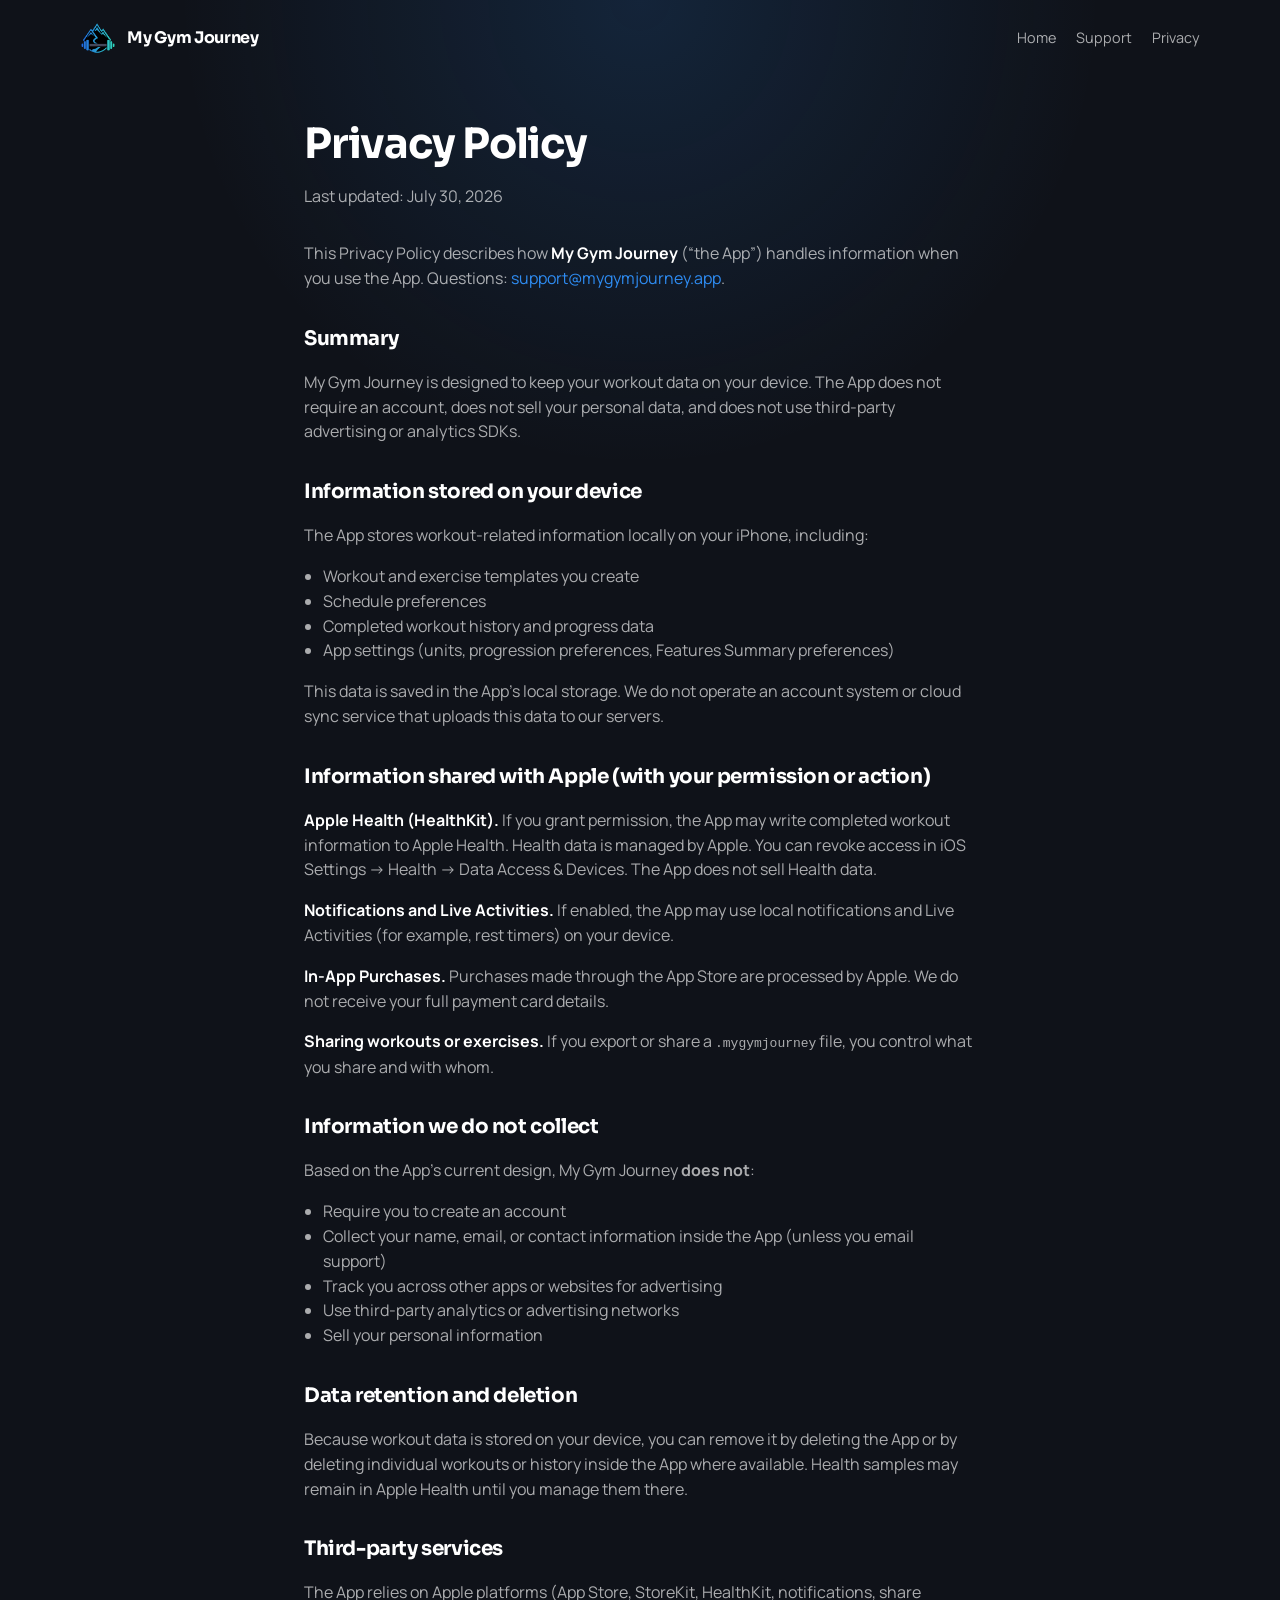
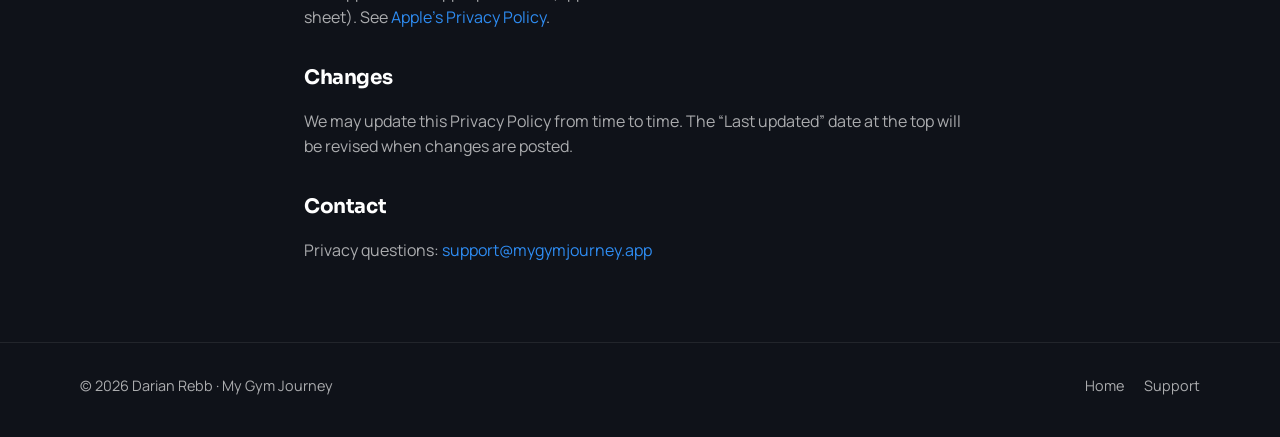
<file: privacy.html>
<!DOCTYPE html>
<html lang="en">
  <head>
    <meta charset="utf-8" />
    <meta name="viewport" content="width=device-width, initial-scale=1" />
    <title>Privacy Policy — My Gym Journey</title>
    <meta name="description" content="Privacy Policy for My Gym Journey." />
    <link rel="icon" href="assets/favicon-32.png?v=3" type="image/png" sizes="32x32" />
    <link rel="icon" href="assets/favicon-48.png?v=3" type="image/png" sizes="48x48" />
    <link rel="apple-touch-icon" href="assets/logo-512.png" />
    <link rel="preconnect" href="https://fonts.googleapis.com" />
    <link rel="preconnect" href="https://fonts.gstatic.com" crossorigin />
    <link
      href="https://fonts.googleapis.com/css2?family=Manrope:wght@400;500;600&family=Sora:wght@600;700&display=swap"
      rel="stylesheet"
    />
    <link rel="stylesheet" href="styles.css" />
  </head>
  <body>
    <header class="site-header">
      <div class="container">
        <a class="brand" href="index.html">
          <img src="assets/logo.png" width="36" height="36" alt="" />
          My Gym Journey
        </a>
        <nav class="nav" aria-label="Primary">
          <a href="index.html">Home</a>
          <a href="support.html">Support</a>
          <a href="privacy.html">Privacy</a>
        </nav>
      </div>
    </header>

    <main class="page">
      <div class="container prose">
        <h1>Privacy Policy</h1>
        <p class="lede">Last updated: July 30, 2026</p>

        <p>
          This Privacy Policy describes how <strong>My Gym Journey</strong> (“the App”) handles
          information when you use the App. Questions:
          <a data-support-email href="mailto:support@mygymjourney.app">support@mygymjourney.app</a>.
        </p>

        <h2>Summary</h2>
        <p>
          My Gym Journey is designed to keep your workout data on your device. The App does not
          require an account, does not sell your personal data, and does not use third-party
          advertising or analytics SDKs.
        </p>

        <h2>Information stored on your device</h2>
        <p>The App stores workout-related information locally on your iPhone, including:</p>
        <ul>
          <li>Workout and exercise templates you create</li>
          <li>Schedule preferences</li>
          <li>Completed workout history and progress data</li>
          <li>App settings (units, progression preferences, Features Summary preferences)</li>
        </ul>
        <p>
          This data is saved in the App’s local storage. We do not operate an account system or cloud
          sync service that uploads this data to our servers.
        </p>

        <h2>Information shared with Apple (with your permission or action)</h2>
        <p><strong>Apple Health (HealthKit).</strong> If you grant permission, the App may write
          completed workout information to Apple Health. Health data is managed by Apple. You can
          revoke access in iOS Settings → Health → Data Access &amp; Devices. The App does not sell
          Health data.</p>
        <p><strong>Notifications and Live Activities.</strong> If enabled, the App may use local
          notifications and Live Activities (for example, rest timers) on your device.</p>
        <p><strong>In-App Purchases.</strong> Purchases made through the App Store are processed by
          Apple. We do not receive your full payment card details.</p>
        <p><strong>Sharing workouts or exercises.</strong> If you export or share a
          <code>.mygymjourney</code> file, you control what you share and with whom.</p>

        <h2>Information we do not collect</h2>
        <p>Based on the App’s current design, My Gym Journey <b>does not</b>:</p>
        <ul>
          <li>Require you to create an account</li>
          <li>Collect your name, email, or contact information inside the App (unless you email support)</li>
          <li>Track you across other apps or websites for advertising</li>
          <li>Use third-party analytics or advertising networks</li>
          <li>Sell your personal information</li>
        </ul>

        <h2>Data retention and deletion</h2>
        <p>
          Because workout data is stored on your device, you can remove it by deleting the App or by
          deleting individual workouts or history inside the App where available. Health samples may
          remain in Apple Health until you manage them there.
        </p>

        <h2>Third-party services</h2>
        <p>
          The App relies on Apple platforms (App Store, StoreKit, HealthKit, notifications, share
          sheet). See
          <a href="https://www.apple.com/privacy/" rel="noopener noreferrer">Apple’s Privacy Policy</a>.
        </p>

        <h2>Changes</h2>
        <p>
          We may update this Privacy Policy from time to time. The “Last updated” date at the top will
          be revised when changes are posted.
        </p>

        <h2>Contact</h2>
        <p>
          Privacy questions:
          <a data-support-email href="mailto:support@mygymjourney.app">support@mygymjourney.app</a>
        </p>
      </div>
    </main>

    <footer class="site-footer">
      <div class="container">
        <div>© 2026 Darian Rebb · My Gym Journey</div>
        <div class="footer-links">
          <a href="index.html">Home</a>
          <a href="support.html">Support</a>
        </div>
      </div>
    </footer>

    <script src="config.js"></script>
    <script src="main.js"></script>
  </body>
</html>
</file>
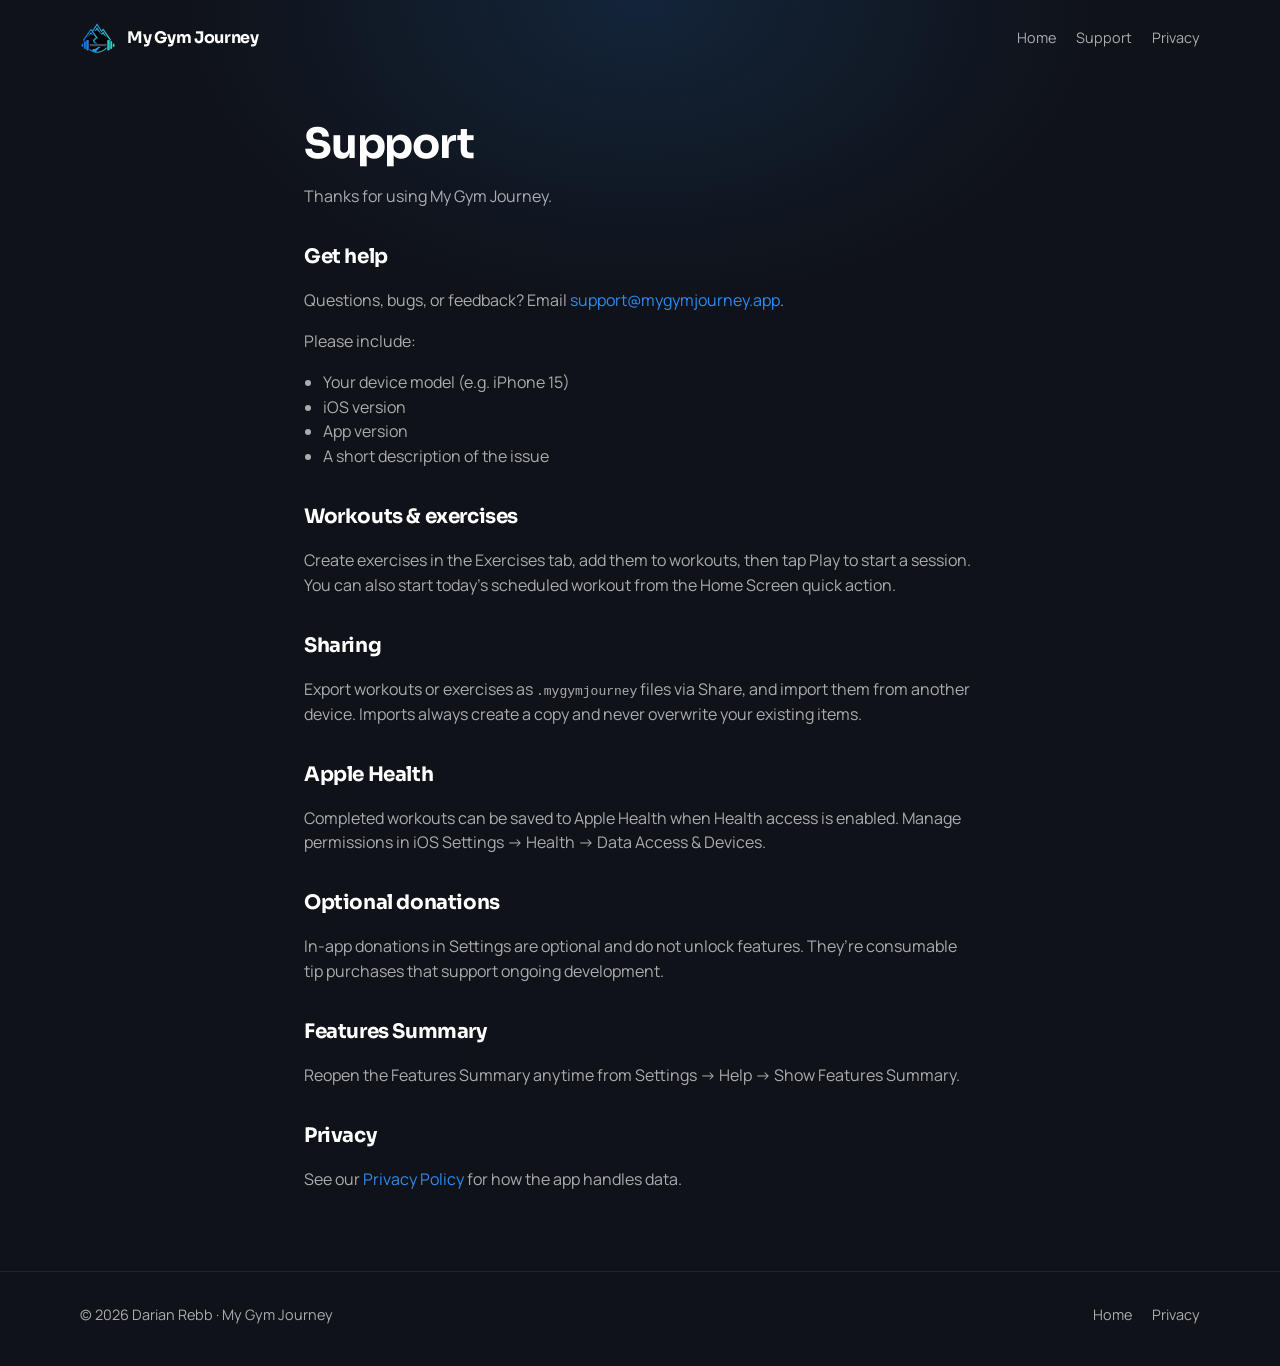
<file: support.html>
<!DOCTYPE html>
<html lang="en">
  <head>
    <meta charset="utf-8" />
    <meta name="viewport" content="width=device-width, initial-scale=1" />
    <title>Support — My Gym Journey</title>
    <meta name="description" content="Get help with My Gym Journey." />
    <link rel="icon" href="assets/favicon-32.png?v=3" type="image/png" sizes="32x32" />
    <link rel="icon" href="assets/favicon-48.png?v=3" type="image/png" sizes="48x48" />
    <link rel="apple-touch-icon" href="assets/logo-512.png" />
    <link rel="preconnect" href="https://fonts.googleapis.com" />
    <link rel="preconnect" href="https://fonts.gstatic.com" crossorigin />
    <link
      href="https://fonts.googleapis.com/css2?family=Manrope:wght@400;500;600&family=Sora:wght@600;700&display=swap"
      rel="stylesheet"
    />
    <link rel="stylesheet" href="styles.css" />
  </head>
  <body>
    <header class="site-header">
      <div class="container">
        <a class="brand" href="index.html">
          <img src="assets/logo.png" width="36" height="36" alt="" />
          My Gym Journey
        </a>
        <nav class="nav" aria-label="Primary">
          <a href="index.html">Home</a>
          <a href="support.html">Support</a>
          <a href="privacy.html">Privacy</a>
        </nav>
      </div>
    </header>

    <main class="page">
      <div class="container prose">
        <h1>Support</h1>
        <p class="lede">Thanks for using My Gym Journey.</p>

        <h2>Get help</h2>
        <p>
          Questions, bugs, or feedback? Email
          <a data-support-email href="mailto:support@mygymjourney.app">support@mygymjourney.app</a>.
        </p>
        <p>Please include:</p>
        <ul>
          <li>Your device model (e.g. iPhone 15)</li>
          <li>iOS version</li>
          <li>App version</li>
          <li>A short description of the issue</li>
        </ul>

        <h2>Workouts &amp; exercises</h2>
        <p>
          Create exercises in the Exercises tab, add them to workouts, then tap Play to start a
          session. You can also start today’s scheduled workout from the Home Screen quick action.
        </p>

        <h2>Sharing</h2>
        <p>
          Export workouts or exercises as <code>.mygymjourney</code> files via Share, and import them
          from another device. Imports always create a copy and never overwrite your existing items.
        </p>

        <h2>Apple Health</h2>
        <p>
          Completed workouts can be saved to Apple Health when Health access is enabled. Manage
          permissions in iOS Settings → Health → Data Access &amp; Devices.
        </p>

        <h2>Optional donations</h2>
        <p>
          In-app donations in Settings are optional and do not unlock features. They’re consumable tip
          purchases that support ongoing development.
        </p>

        <h2>Features Summary</h2>
        <p>
          Reopen the Features Summary anytime from Settings → Help → Show Features Summary.
        </p>

        <h2>Privacy</h2>
        <p>
          See our <a href="privacy.html">Privacy Policy</a> for how the app handles data.
        </p>
      </div>
    </main>

    <footer class="site-footer">
      <div class="container">
        <div>© 2026 Darian Rebb · My Gym Journey</div>
        <div class="footer-links">
          <a href="index.html">Home</a>
          <a href="privacy.html">Privacy</a>
        </div>
      </div>
    </footer>

    <script src="config.js"></script>
    <script src="main.js"></script>
  </body>
</html>
</file>
<file: styles.css>
:root {
  --bg: #0f1219;
  --bg-elevated: #1e242e;
  --bg-glow: #152033;
  --text: #ffffff;
  --text-muted: rgba(255, 255, 255, 0.65);
  --accent: #2e8cf2;
  --accent-secondary: #19bfa6;
  --border: rgba(255, 255, 255, 0.08);
  --warning: #fab838;
  --success: #40d173;
  --radius: 16px;
  --font-display: "Sora", system-ui, sans-serif;
  --font-body: "Manrope", system-ui, sans-serif;
  --max: 1120px;
}

*,
*::before,
*::after {
  box-sizing: border-box;
}

html {
  scroll-behavior: smooth;
}

body {
  margin: 0;
  font-family: var(--font-body);
  color: var(--text);
  background: var(--bg);
  line-height: 1.55;
  -webkit-font-smoothing: antialiased;
}

img {
  max-width: 100%;
  display: block;
}

a {
  color: var(--accent);
  text-decoration: none;
}

a:hover {
  text-decoration: underline;
}

.container {
  width: min(100% - 2.5rem, var(--max));
  margin-inline: auto;
}

/* —— Intro splash (homepage cold visit) —— */
html.splash-active {
  overflow: hidden;
}

.intro-splash {
  position: fixed;
  inset: 0;
  z-index: 1000;
  display: grid;
  place-items: center;
  background: var(--bg);
  transition: opacity 0.45s ease, visibility 0.45s ease;
}

.intro-splash.is-leaving {
  opacity: 0;
  visibility: hidden;
  pointer-events: none;
}

.intro-splash-inner {
  display: flex;
  flex-direction: column;
  align-items: center;
  gap: 0.35rem;
  text-align: center;
  padding: 1.5rem;
}

.intro-splash-logo {
  width: 140px;
  height: 140px;
  margin-bottom: 1rem;
  object-fit: contain;
  opacity: 0;
  transform: scale(0.82);
  filter: blur(10px);
  transition:
    opacity 0.7s ease-out,
    transform 0.7s cubic-bezier(0.22, 1, 0.36, 1),
    filter 0.7s ease-out;
}

.intro-splash-title,
.intro-splash-tagline {
  margin: 0;
  opacity: 0;
  transform: translateY(10px);
  transition:
    opacity 0.5s ease-out,
    transform 0.5s cubic-bezier(0.22, 1, 0.36, 1);
}

.intro-splash.is-ready .intro-splash-logo {
  opacity: 1;
  transform: scale(1);
  filter: blur(0);
}

.intro-splash.is-ready .intro-splash-title {
  opacity: 1;
  transform: translateY(0);
  transition-delay: 0.28s;
}

.intro-splash.is-ready .intro-splash-tagline {
  opacity: 1;
  transform: translateY(0);
  transition-delay: 0.42s;
}

.intro-splash-title {
  font-family: var(--font-display);
  font-weight: 700;
  font-size: clamp(1.75rem, 4vw, 2.25rem);
  letter-spacing: -0.03em;
  color: var(--text);
}

.intro-splash-tagline {
  font-size: 1rem;
  color: var(--text-muted);
}

@media (prefers-reduced-motion: reduce) {
  .intro-splash,
  .intro-splash-logo,
  .intro-splash-title,
  .intro-splash-tagline {
    transition: none;
  }
}

/* —— Header —— */
.site-header {
  position: absolute;
  inset: 0 0 auto;
  z-index: 10;
  padding: 1.25rem 0;
}

.site-header .container {
  display: flex;
  align-items: center;
  justify-content: space-between;
  gap: 1rem;
}

.brand {
  display: inline-flex;
  align-items: center;
  gap: 0.7rem;
  color: var(--text);
  text-decoration: none;
  font-family: var(--font-display);
  font-weight: 700;
  font-size: 1rem;
  letter-spacing: -0.02em;
}

.brand:hover {
  text-decoration: none;
}

.brand img {
  width: 36px;
  height: 36px;
  border-radius: 9px;
  object-fit: cover;
}

.nav {
  display: flex;
  gap: 1.25rem;
  align-items: center;
  font-size: 0.9rem;
}

.nav a {
  color: var(--text-muted);
  text-decoration: none;
}

.nav a:hover {
  color: var(--text);
}

/* —— Buttons —— */
.btn {
  display: inline-flex;
  align-items: center;
  justify-content: center;
  gap: 0.5rem;
  padding: 0.85rem 1.35rem;
  border-radius: 12px;
  font-family: var(--font-display);
  font-weight: 600;
  font-size: 0.95rem;
  border: none;
  cursor: pointer;
  text-decoration: none;
  transition: transform 0.2s ease, opacity 0.2s ease, background 0.2s ease;
}

.btn:hover {
  text-decoration: none;
  transform: translateY(-1px);
}

.btn-primary {
  background: linear-gradient(135deg, var(--accent), var(--accent-secondary));
  color: #fff;
}

.btn-primary.is-disabled,
.btn-primary:disabled {
  opacity: 0.55;
  cursor: default;
  transform: none;
}

.btn-ghost {
  background: transparent;
  color: var(--text);
  border: 1px solid var(--border);
}

.btn-ghost:hover {
  border-color: rgba(255, 255, 255, 0.2);
}

/* —— Hero —— */
.hero {
  position: relative;
  min-height: 100svh;
  display: grid;
  align-items: end;
  overflow: hidden;
  padding: 7rem 0 3.5rem;
  background:
    radial-gradient(ellipse 80% 60% at 70% 20%, rgba(46, 140, 242, 0.28), transparent 55%),
    radial-gradient(ellipse 50% 40% at 15% 80%, rgba(25, 191, 166, 0.18), transparent 50%),
    linear-gradient(180deg, #0c1018 0%, var(--bg) 100%);
}

.hero-grid {
  display: grid;
  grid-template-columns: 1.05fr 0.95fr;
  gap: 2.5rem;
  align-items: end;
}

.hero-copy {
  padding-bottom: 2rem;
  opacity: 0;
  transform: translateY(18px);
  animation: rise 0.9s ease forwards 0.15s;
}

.hero-brand {
  display: flex;
  align-items: center;
  gap: 0.85rem;
  margin-bottom: 1.5rem;
}

.hero-brand img {
  width: 64px;
  height: 64px;
  border-radius: 16px;
  object-fit: cover;
  box-shadow: 0 16px 40px rgba(46, 140, 242, 0.35);
}

.hero-brand span {
  font-family: var(--font-display);
  font-size: clamp(1.75rem, 4vw, 2.6rem);
  font-weight: 700;
  letter-spacing: -0.04em;
  line-height: 1.1;
}

.hero h1 {
  margin: 0 0 0.85rem;
  font-family: var(--font-display);
  font-size: clamp(1.35rem, 2.8vw, 1.85rem);
  font-weight: 600;
  letter-spacing: -0.03em;
  line-height: 1.25;
  max-width: 18ch;
}

.hero-lede {
  margin: 0 0 1.75rem;
  color: var(--text-muted);
  font-size: 1.05rem;
  max-width: 34ch;
}

.cta-row {
  display: flex;
  flex-wrap: wrap;
  gap: 0.75rem 1rem;
  align-items: center;
}

.app-store-badge {
  display: inline-block;
  line-height: 0;
  transition: opacity 0.2s ease, transform 0.2s ease;
}

.app-store-badge:hover {
  opacity: 0.92;
  transform: translateY(-1px);
  text-decoration: none;
}

.app-store-badge img {
  width: 246px;
  height: 82px;
  vertical-align: middle;
  object-fit: contain;
}

.hero-visual {
  display: flex;
  justify-content: center;
  opacity: 0;
  transform: translateY(24px);
  animation: rise 0.9s ease forwards 0.35s;
}

@keyframes rise {
  to {
    opacity: 1;
    transform: translateY(0);
  }
}

/* —— Real screenshot in device frame —— */
.phone-shot {
  margin: 0;
  width: min(100%, 290px);
  border-radius: 36px;
  padding: 10px;
  background: linear-gradient(160deg, #2a3140, #12151c);
  box-shadow:
    0 0 0 1px rgba(255, 255, 255, 0.08),
    0 24px 60px rgba(0, 0, 0, 0.5),
    0 0 48px rgba(46, 140, 242, 0.12);
  transition:
    transform 0.45s cubic-bezier(0.22, 1, 0.36, 1),
    box-shadow 0.45s ease;
}

.phone-shot:hover {
  transform: translateY(-6px);
  box-shadow:
    0 0 0 1px rgba(255, 255, 255, 0.1),
    0 32px 72px rgba(0, 0, 0, 0.55),
    0 0 56px rgba(46, 140, 242, 0.18);
}

@media (prefers-reduced-motion: reduce) {
  .hero-copy,
  .hero-visual {
    opacity: 1;
    transform: none;
    animation: none;
  }

  .phone-shot,
  .phone-shot:hover {
    transition: none;
    transform: none;
  }
}

.phone-shot img {
  width: 100%;
  height: auto;
  border-radius: 28px;
  display: block;
}

.feature-visual .phone-shot {
  width: min(100%, 260px);
  opacity: 0;
  transform: translateY(20px);
  transition:
    opacity 0.7s ease,
    transform 0.7s cubic-bezier(0.22, 1, 0.36, 1),
    box-shadow 0.45s ease;
}

.feature-visual .phone-shot.is-visible {
  opacity: 1;
  transform: translateY(0);
}

.feature-visual .phone-shot.is-visible:hover {
  transform: translateY(-6px);
}

/* —— Sections —— */
.section {
  padding: 5rem 0;
}

.section-head {
  max-width: 36rem;
  margin-bottom: 2.25rem;
}

.section-head h2 {
  margin: 0 0 0.6rem;
  font-family: var(--font-display);
  font-size: clamp(1.6rem, 3vw, 2.1rem);
  letter-spacing: -0.03em;
}

.section-head p {
  margin: 0;
  color: var(--text-muted);
}

.feature-split {
  display: grid;
  grid-template-columns: 1fr 1fr;
  gap: 3rem;
  align-items: center;
}

.feature-split.reverse .feature-copy {
  order: 2;
}

.feature-split.reverse .feature-visual {
  order: 1;
}

.feature-copy h2 {
  margin: 0 0 0.75rem;
  font-family: var(--font-display);
  font-size: clamp(1.5rem, 2.8vw, 1.9rem);
  letter-spacing: -0.03em;
  opacity: 0;
}

.feature-copy p {
  margin: 0;
  color: var(--text-muted);
  max-width: 36ch;
}

@keyframes fadeInUp {
  from {
    opacity: 0;
    transform: translate3d(0, 28px, 0);
  }
  to {
    opacity: 1;
    transform: translate3d(0, 0, 0);
  }
}

.feature-copy.is-visible h2,
.fade-in-up.is-visible {
  animation: fadeInUp 0.85s cubic-bezier(0.22, 1, 0.36, 1) both;
}

.fade-in-up {
  opacity: 0;
}

.reveal-on-scroll {
  opacity: 0;
  transform: translateY(16px);
  transition:
    opacity 0.7s ease,
    transform 0.7s cubic-bezier(0.22, 1, 0.36, 1);
}

.reveal-on-scroll.is-visible {
  opacity: 1;
  transform: translateY(0);
}

@media (prefers-reduced-motion: reduce) {
  .feature-copy h2,
  .fade-in-up {
    opacity: 1;
    animation: none;
  }

  .reveal-on-scroll {
    opacity: 1;
    transform: none;
    transition: none;
  }
}

.feature-visual {
  display: flex;
  justify-content: center;
}

.privacy-strip {
  border-block: 1px solid var(--border);
  background: rgba(255, 255, 255, 0.02);
  padding: 3rem 0;
  text-align: center;
}

.privacy-strip h2 {
  margin: 0 0 0.5rem;
  font-family: var(--font-display);
  font-size: 1.5rem;
  letter-spacing: -0.02em;
}

.privacy-strip p {
  margin: 0 auto 1.25rem;
  color: var(--text-muted);
  max-width: 40ch;
}

/* —— Legal / support pages —— */
.page {
  padding: 7rem 0 4rem;
  min-height: 100svh;
  background:
    radial-gradient(ellipse 60% 40% at 50% 0%, rgba(46, 140, 242, 0.15), transparent 60%),
    var(--bg);
}

.page h1 {
  margin: 0 0 0.5rem;
  font-family: var(--font-display);
  font-size: clamp(2rem, 4vw, 2.6rem);
  letter-spacing: -0.03em;
}

.page .lede {
  color: var(--text-muted);
  margin: 0 0 2rem;
}

.prose {
  max-width: 42rem;
}

.prose h2 {
  margin: 2rem 0 0.6rem;
  font-family: var(--font-display);
  font-size: 1.25rem;
  letter-spacing: -0.02em;
}

.prose p,
.prose li {
  color: var(--text-muted);
}

.prose ul {
  padding-left: 1.2rem;
}

.prose strong {
  color: var(--text);
}

/* —— Footer —— */
.site-footer {
  border-top: 1px solid var(--border);
  padding: 2rem 0 2.5rem;
  color: var(--text-muted);
  font-size: 0.9rem;
}

.site-footer .container {
  display: flex;
  flex-wrap: wrap;
  gap: 1rem;
  justify-content: space-between;
  align-items: center;
}

.footer-links {
  display: flex;
  gap: 1.25rem;
}

.footer-links a {
  color: var(--text-muted);
}

.footer-links a:hover {
  color: var(--text);
}

@media (max-width: 860px) {
  .hero {
    padding-top: 6rem;
    align-items: start;
  }

  .hero-grid,
  .feature-split {
    grid-template-columns: 1fr;
    gap: 2rem;
  }

  .feature-split.reverse .feature-copy,
  .feature-split.reverse .feature-visual {
    order: initial;
  }

  .hero-copy {
    padding-bottom: 0;
    text-align: center;
  }

  .hero-brand {
    justify-content: center;
  }

  .hero h1,
  .hero-lede {
    margin-inline: auto;
  }

  .cta-row {
    justify-content: center;
  }

  .nav .hide-sm {
    display: none;
  }
}
</file>
